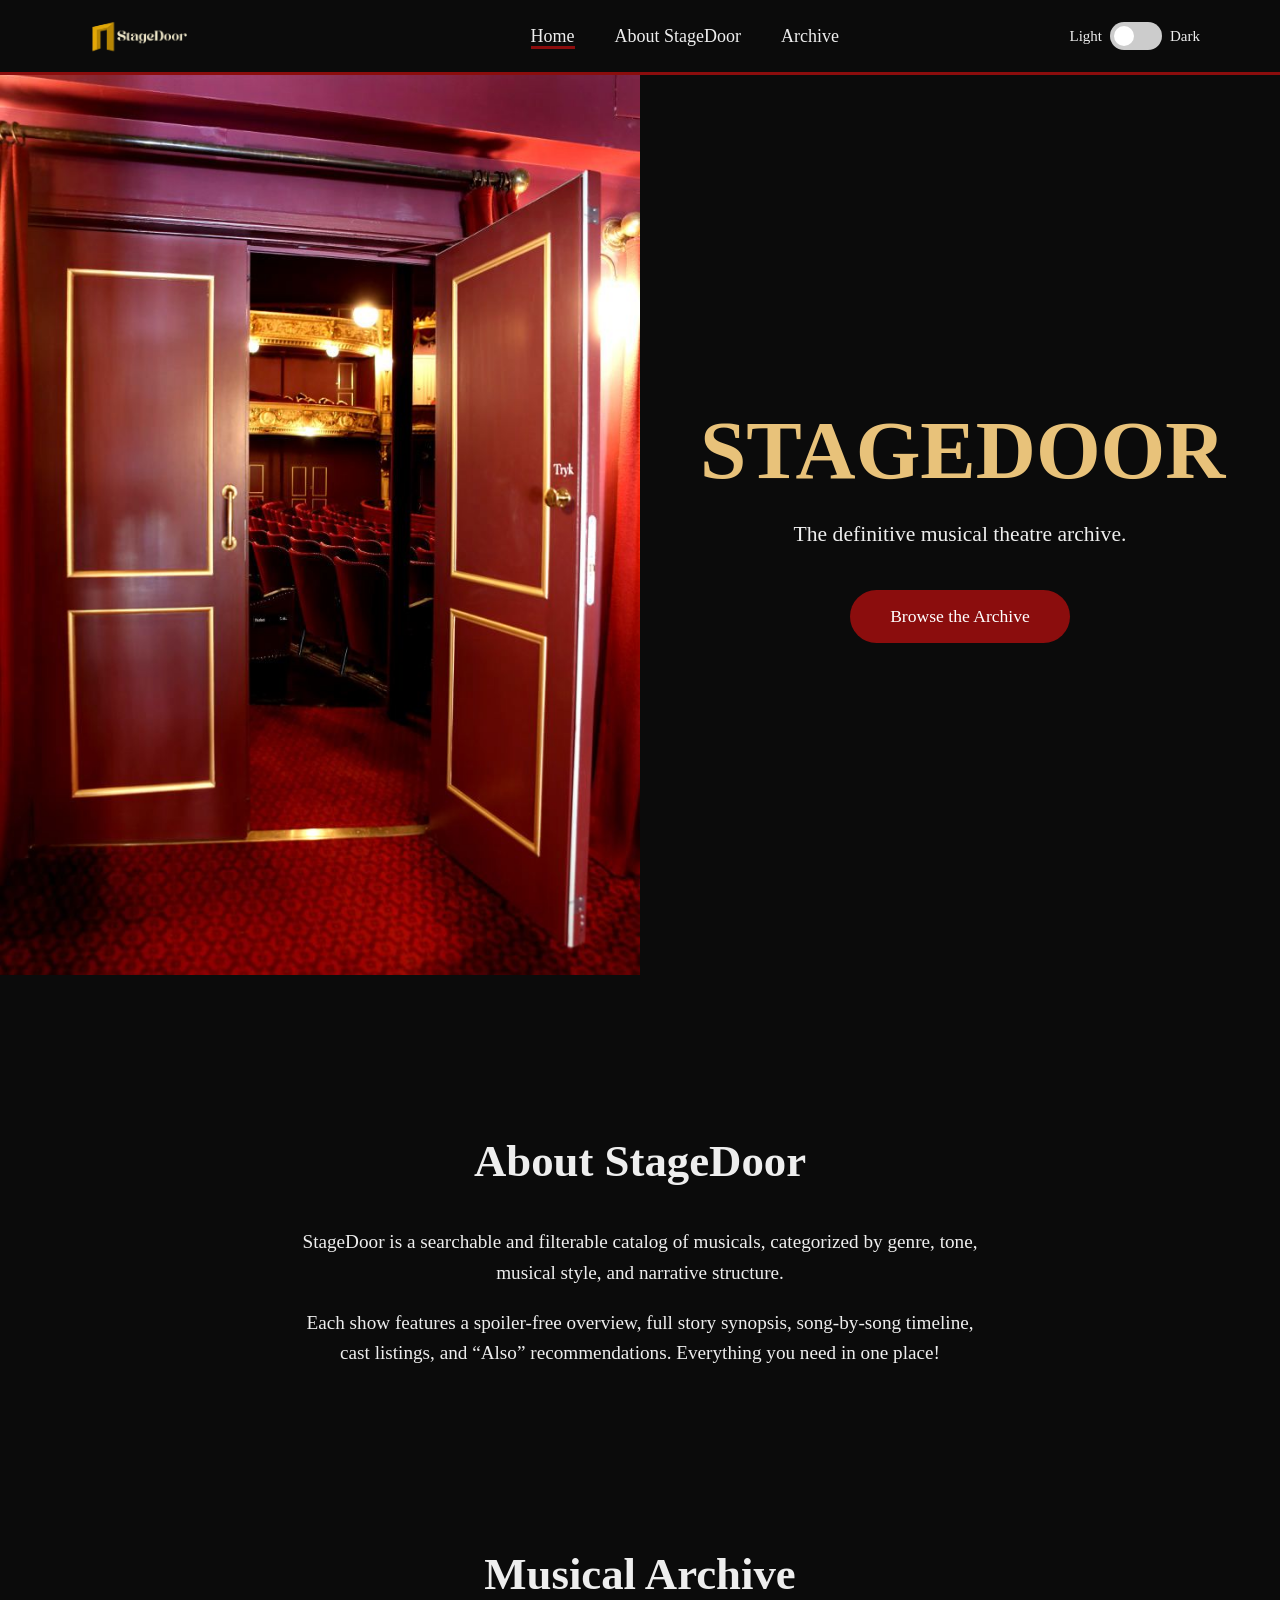
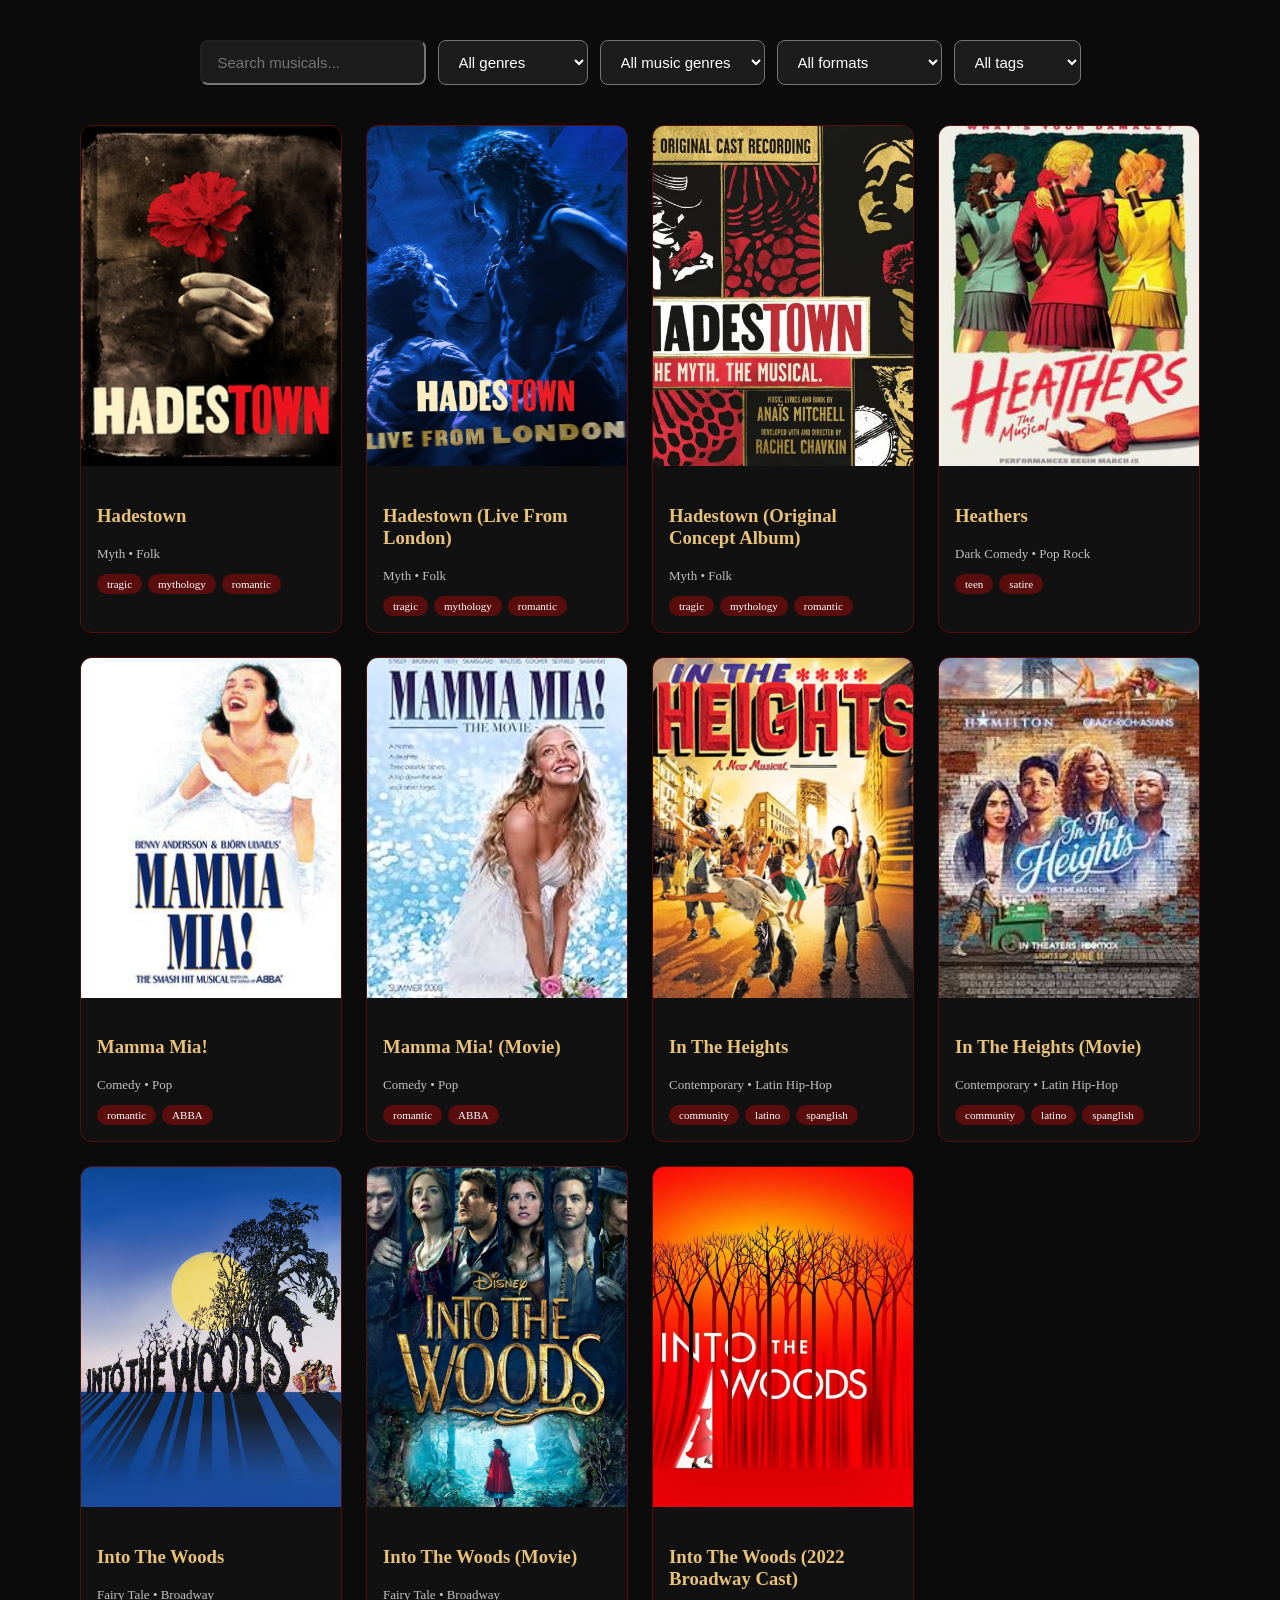
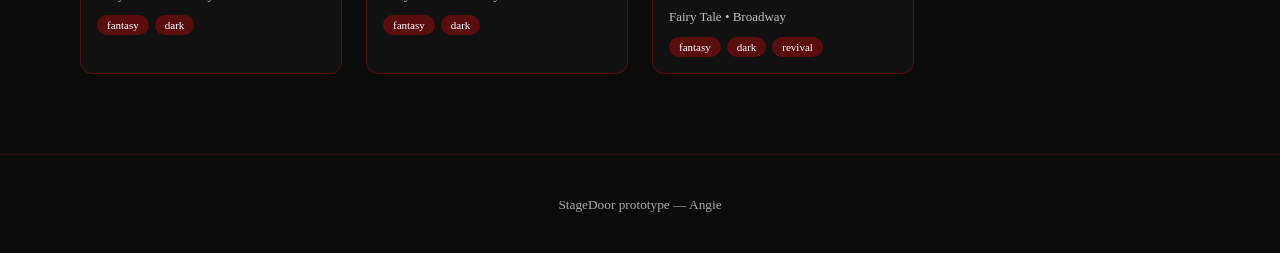
<file: index.html>
<!doctype html>
<html lang="en">
<head>
    <meta charset="utf-8">
    <meta name="viewport" content="width=device-width, initial-scale=1">
    <title>StageDoor</title>
    <link rel="stylesheet" href="style.css">
</head>
<body class="dark">

    <header class="header">
        <div class="header-content">
            <a href="index.html" class="logo-link">
                <!-- Light mode logo -->
                <img src="images/StageDoorLogoLightMode.png" alt="StageDoor" class="logo-light">
                <!-- Dark mode logo -->
                <img src="images/StageDoorLogoDarkMode.png" alt="StageDoor" class="logo-dark">
            </a>

            <nav class="nav">
                <a href="index.html" class="nav-link active">Home</a>
                <a href="#about" class="nav-link">About StageDoor</a>
                <a href="#archive" class="nav-link">Archive</a>
            </nav>

            <div class="theme-toggle">
                <span class="toggle-label">Light</span>
                <label class="switch">
                    <input type="checkbox" id="theme-toggle">
                    <span class="slider"></span>
                </label>
                <span class="toggle-label">Dark</span>
            </div>
        </div>
    </header>

    <main>
        <!-- HERO -->
        <section id="home" class="hero-split">
            <div class="hero-image-side">
                <img src="images/StageDoorImage4.jpg" alt="Theatre interior">
            </div>
            <div class="hero-text-side">
                <div class="hero-text-content">
                    <h1 class="hero-title">STAGEDOOR</h1>
                    <p class="hero-subtitle">
                        The definitive musical theatre archive.<br>
                    </p>
                    <a href="#archive" class="btn-primary">Browse the Archive</a>
                </div>
            </div>
        </section>

        <!-- ABOUT -->
        <section id="about" class="about-section">
            <div class="container">
                <h2 class="section-title">About StageDoor</h2>
                <div class="about-content">
                    <p>StageDoor is a searchable and filterable catalog of musicals, categorized by genre, tone, musical style, and narrative structure.</p>
                    <p>Each show features a spoiler-free overview, full story synopsis, song-by-song timeline, cast listings, and “Also” recommendations. Everything you need in one place!</p>
                </div>
            </div>
        </section>

        <!-- ARCHIVE -->
        <section id="archive" class="archive-section">
            <div class="container">
                <h2 class="section-title">Musical Archive</h2>

                <div class="controls">
                    <input id="search" type="search" placeholder="Search musicals...">
                    <select id="genre"><option value="">All genres</option></select>
                    <select id="musicGenre"><option value="">All music genres</option></select>
                    <select id="format"><option value="">All formats</option></select>
                    <select id="tag"><option value="">All tags</option></select>
                </div>

                <div class="grid" id="grid"></div>
            </div>
        </section>
    </main>

    <footer class="footer">
        <small>StageDoor prototype — Angie</small>
    </footer>

    <script src="app.js"></script>
</body>
</html>
</file>
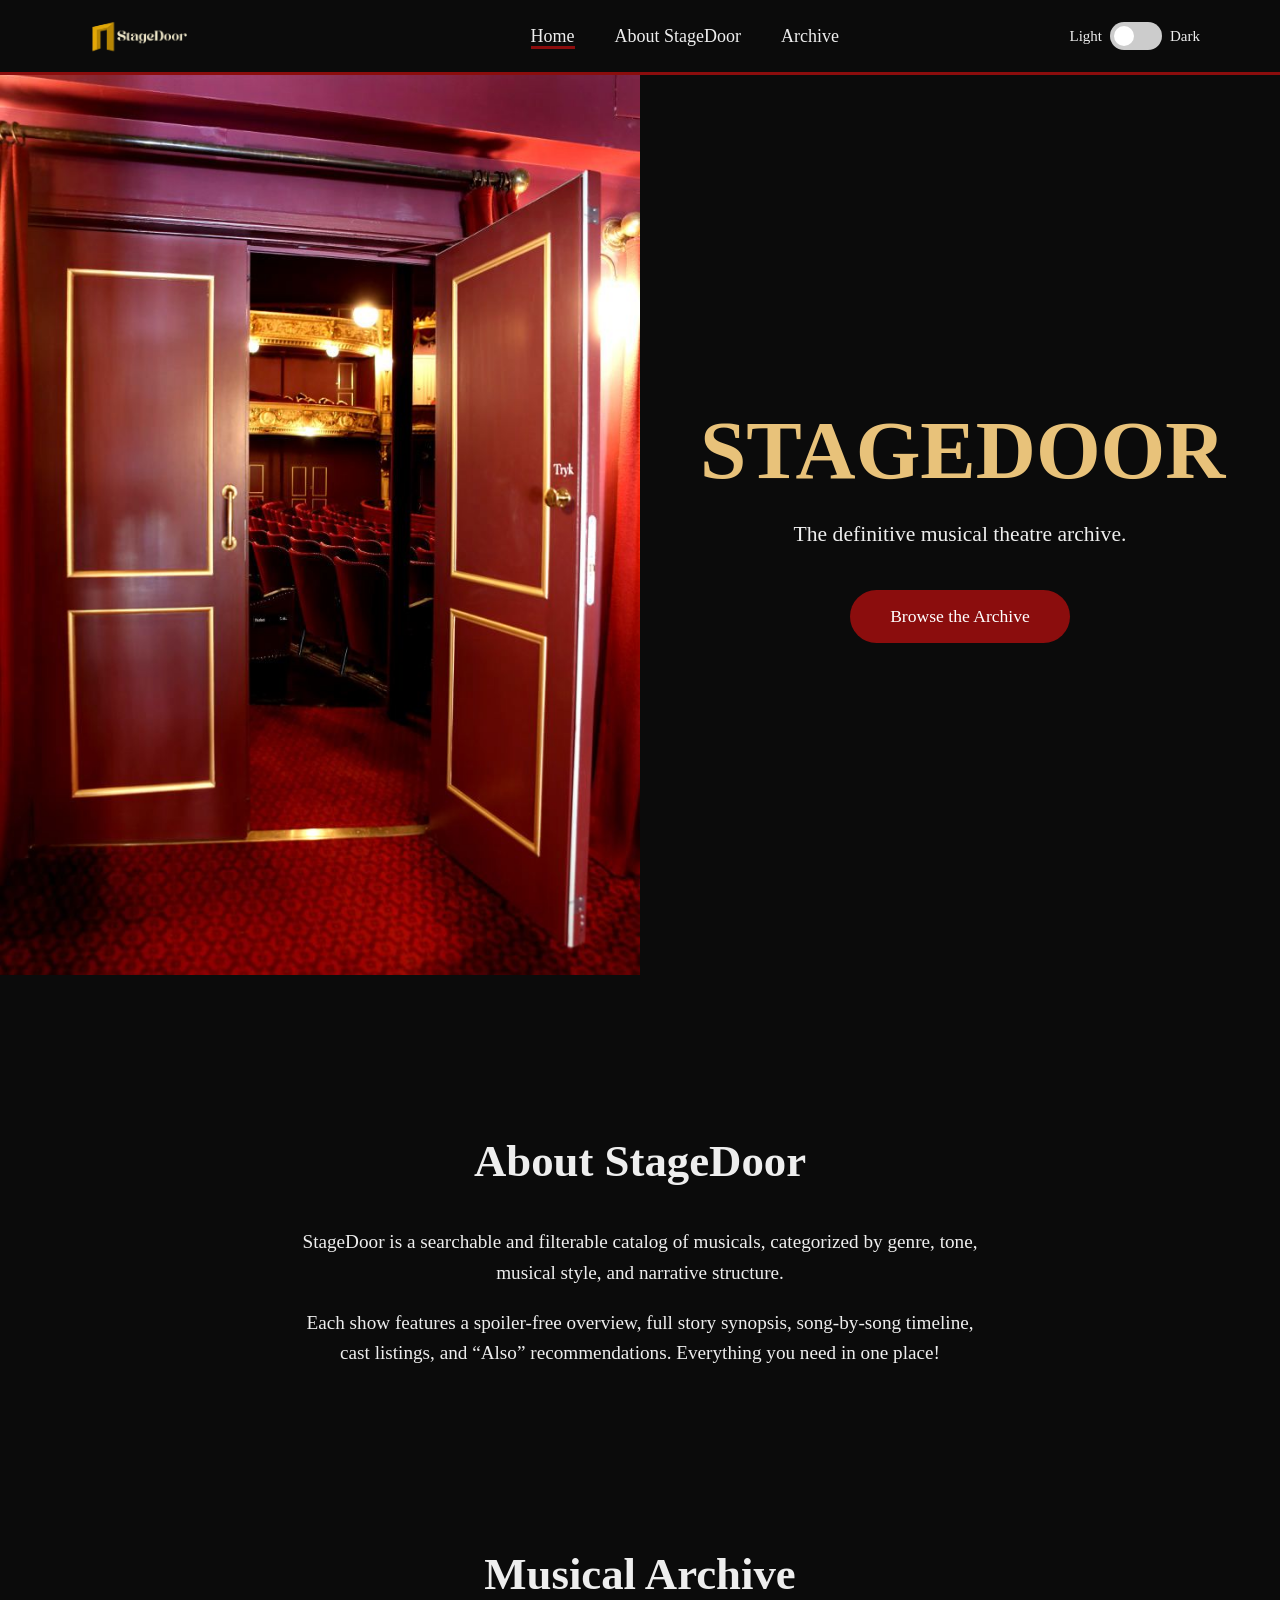
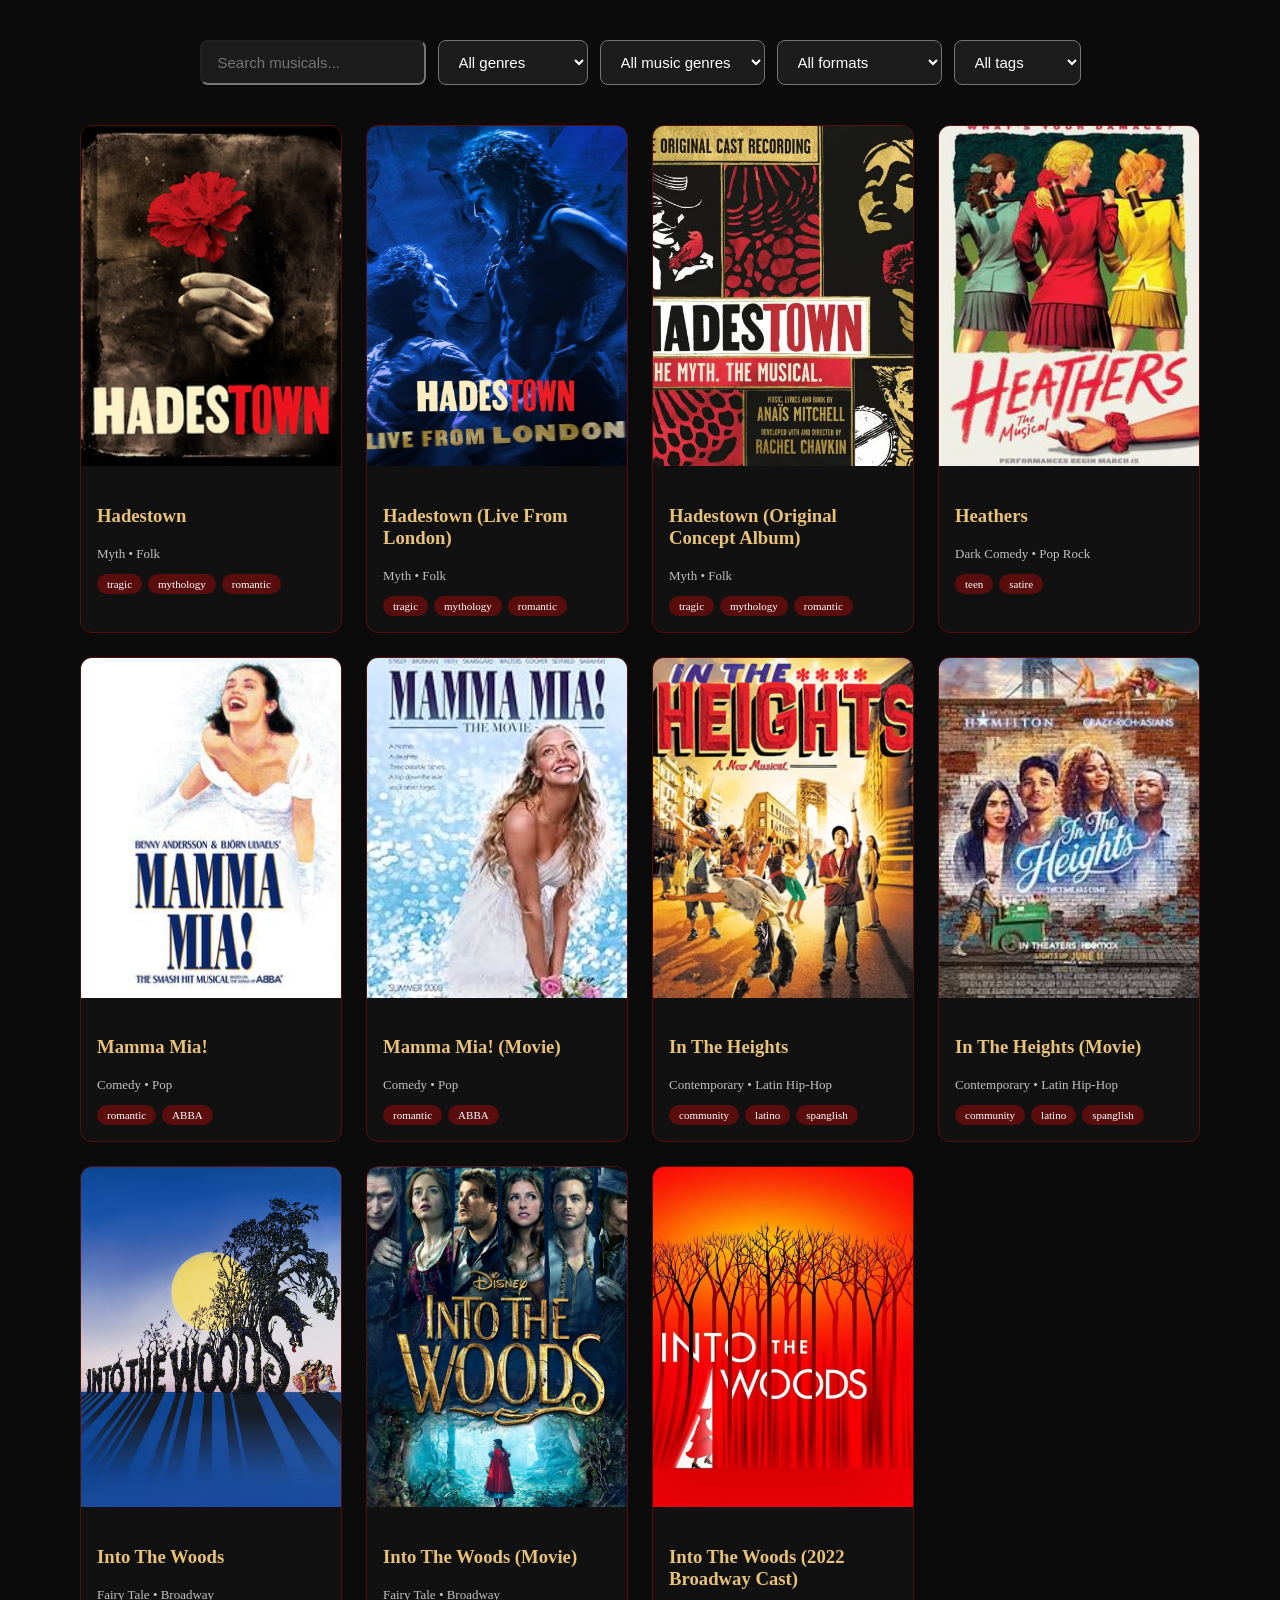
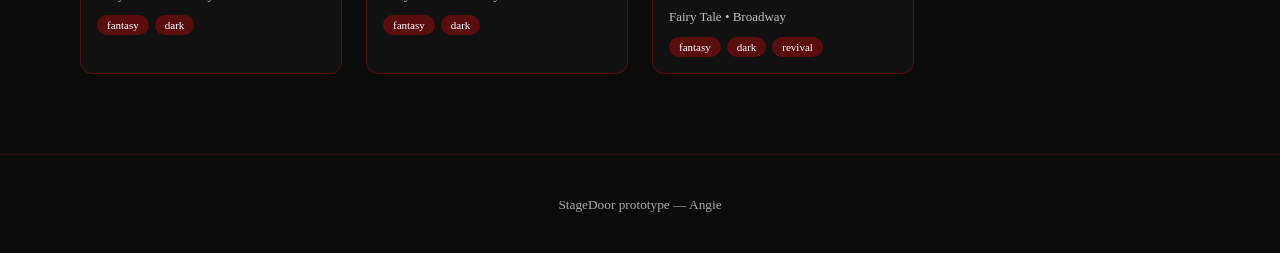
<file: detail.html>
<!doctype html>
<html lang="en">
<head>
    <meta charset="utf-8">
    <meta name="viewport" content="width=device-width, initial-scale=1">
    <title id="page-title">StageDoor</title>
    <link rel="stylesheet" href="style.css">
    <style>
        /* Cast grid - only used on Hadestown */
        .cast-grid {
            display: grid;
            grid-template-columns: repeat(auto-fit, minmax(140px, 1fr));
            gap: 24px;
            margin-top: 20px;
        }
        .cast-card {
            text-align: center;
            transition: transform 0.2s;
        }
        .cast-card:hover {
            transform: translateY(-4px);
        }
        .cast-card img {
            width: 120px;
            height: 120px;
            object-fit: cover;
            border-radius: 12px;
            border: 3px solid #8b0d0d;
            display: block;
            margin: 0 auto 10px;
        }
        .cast-card .actor {
            font-weight: bold;
            font-size: 1.1rem;
            margin: 0;
        }
        .cast-card .character {
            font-size: 0.95rem;
            opacity: 0.85;
            margin: 2px 0 0;
        }
        body.light .cast-card img {
            border-color: #8b0d0d;
        }
    </style>
</head>
<body class="dark">

    <header class="header">
        <div class="header-content">
            <a href="index.html" class="logo-link">
                <img src="images/StageDoorLogoLightMode.png" alt="StageDoor" class="logo-light">
                <img src="images/StageDoorLogoDarkMode.png" alt="StageDoor" class="logo-dark">
            </a>

            <nav class="nav">
                <a href="index.html" class="nav-link">Home</a>
                <a href="index.html#about" class="nav-link">About StageDoor</a>
                <a href="index.html#archive" class="nav-link">Archive</a>
            </nav>

            <div class="theme-toggle">
                <span class="toggle-label">Light</span>
                <label class="switch">
                    <input type="checkbox" id="theme-toggle">
                    <span class="slider"></span>
                </label>
                <span class="toggle-label">Dark</span>
            </div>
        </div>
    </header>

    <main class="container" style="padding-top: 40px;">
        <a href="index.html#archive" class="back-btn">← Back to Archive</a>

        <h2 id="d-title"></h2>
        <p class="tagline" id="d-tagline"></p>

        <div class="two-col">
            <div>
                <h3>Overview</h3>
                <p id="d-overview"></p>
                <h3>Tags</h3>
                <ul id="d-tags"></ul>
            </div>
            <div>
                <h3>Cast</h3>
                <div id="d-cast" class="cast-grid"></div>
            </div>
        </div>

        <!-- TIMELINE ONLY FOR HADESTOWN -->
        <div id="visual-timeline" class="visual-timeline-section"></div>

        <!-- ALSO SECTION -->
        <h3 style="margin-top:80px;">Also</h3>
        <div id="also" class="also"></div>
    </main>

    <footer class="footer">
        <small>StageDoor prototype — Angie</small>
    </footer>

    <script src="app.js"></script>
    <script>
        async function loadDetail() {
            const params = new URLSearchParams(window.location.search);
            const id = params.get('id');
            if (!id) return window.location.href = 'index.html';

            const res = await fetch('data.json');
            const shows = await res.json();
            const show = shows.find(s => s.id === id);
            if (!show) return window.location.href = 'index.html';

            document.getElementById('page-title').textContent = `StageDoor — ${show.title}`;
            document.getElementById('d-title').textContent = show.title;
            document.getElementById('d-tagline').textContent = show.tagline || '';
            document.getElementById('d-overview').textContent = show.overview;

            document.getElementById('d-tags').innerHTML = show.tags.map(t => `<li>${t}</li>`).join('');

            // === CAST SECTION ===
            const castDiv = document.getElementById('d-cast');
            castDiv.innerHTML = '';

            if (id === "hadestown") {
                // Photo cast for Hadestown
                const hadestownCast = [
                    {actor: "Reeve Carney", character: "Orpheus", photo: "images/ReeveCarney.jpg"},
                    {actor: "Eva Noblezada", character: "Eurydice", photo: "images/EvaNoblezada.jpg"},
                    {actor: "Patrick Page", character: "Hades", photo: "images/PatrickPage.jpg"},
                    {actor: "Amber Gray", character: "Persephone", photo: "images/AmberGray.jpg"},
                    {actor: "André De Shields", character: "Hermes", photo: "images/AndreDeShields.jpg"}
                ];

                hadestownCast.forEach(c => {
                    const card = document.createElement('div');
                    card.className = 'cast-card';
                    card.innerHTML = `
                        <img src="${c.photo}" alt="${c.actor}">
                        <div class="actor">${c.actor}</div>
                        <div class="character">as ${c.character}</div>
                    `;
                    castDiv.appendChild(card);
                });
            } else {
                // Normal text list for every other show
                castDiv.innerHTML = show.cast.map(c => `<p>${c.role} — ${c.actor}</p>`).join('');
            }

            // TIMELINE ONLY FOR HADESTOWN
            const timelineDiv = document.getElementById('visual-timeline');
            timelineDiv.innerHTML = '';
            if (id === "hadestown") {
                timelineDiv.innerHTML = `
                    <h3 style="text-align:center; margin:60px 0 30px;">Full Song Timeline</h3>
                    <details class="act-details"><summary class="act-title">Act I</summary><div id="act1-timeline" class="timeline"></div></details>
                    <details class="act-details"><summary class="act-title">Act II</summary><div id="act2-timeline" class="timeline"></div></details>
                `;
                renderHadestownTimeline();
            }

            // ALSO SECTION
            const alsoDiv = document.getElementById('also');
            alsoDiv.innerHTML = '';
            if (show.also && show.also.length > 0) {
                show.also.forEach(aId => {
                    const related = shows.find(s => s.id === aId);
                    if (!related) return;
                    const card = document.createElement('div');
                    card.className = 'alsoCard';
                    card.innerHTML = `<img src="${related.poster}" alt="${related.title}"><p>${related.title}</p>`;
                    card.onclick = () => window.location.href = `detail.html?id=${related.id}`;
                    alsoDiv.appendChild(card);
                });
            }
        }

        function renderHadestownTimeline() {
            const act1 = [ 
                {num:1, title:"Road to Hell", chars:"Hermes, Company"},
                {num:2, title:"Any Way the Wind Blows", chars:"Eurydice, The Fates"},
                {num:3, title:"Come Home With Me", chars:"Orpheus, Eurydice, Hermes, Workers"},
                {num:4, title:"Wedding Song", chars:"Orpheus, Eurydice, Workers"},
                {num:5, title:"Epic I", chars:"Orpheus, Hermes"},
                {num:6, title:"Livin' it Up on Top", chars:"Persephone, Hermes, Orpheus, Company"},
                {num:7, title:"All I've Ever Known", chars:"Eurydice, Orpheus"},
                {num:8, title:"Way Down Hadestown", chars:"Company"},
                {num:9, title:"A Gathering Storm", chars:"Hermes, Orpheus, Eurydice, The Fates"},
                {num:10, title:"Epic II", chars:"Orpheus"},
                {num:11, title:"Chant", chars:"Company"},
                {num:12, title:"Hey, Little Songbird", chars:"Hades, Eurydice"},
                {num:13, title:"When the Chips Are Down", chars:"The Fates, Eurydice"},
                {num:14, title:"Gone, I'm Gone", chars:"Eurydice, The Fates"},
                {num:15, title:"Wait for Me", chars:"Hermes, Orpheus, The Fates, Workers"},
                {num:16, title:"Why We Build the Wall", chars:"Hades, Company"}
            ];

            const act2 = [ 
                {num:1, title:"Our Lady of the Underground", chars:"Persephone"},
                {num:2, title:"Way Down Hadestown (reprise)", chars:"Hermes, The Fates, Eurydice, Workers"},
                {num:3, title:"Flowers", chars:"Eurydice"},
                {num:4, title:"Come Home With Me (reprise)", chars:"Orpheus, Eurydice"},
                {num:5, title:"Papers", chars:"Hades, Company"},
                {num:6, title:"Nothing Changes", chars:"The Fates"},
                {num:7, title:"If It's True", chars:"Orpheus, Hermes, Workers"},
                {num:8, title:"How Long?", chars:"Persephone, Hades"},
                {num:9, title:"Chant (reprise)", chars:"Company"},
                {num:10, title:"Epic III", chars:"Orpheus, Company"},
                {num:11, title:"Promises", chars:"Eurydice, Orpheus"},
                {num:12, title:"Word to the Wise", chars:"The Fates"},
                {num:13, title:"His Kiss, the Riot", chars:"Hades"},
                {num:14, title:"Wait for Me (reprise)", chars:"Hermes, Company"},
                {num:15, title:"Doubt Comes In", chars:"Orpheus, Eurydice, The Fates, Workers"},
                {num:16, title:"Road to Hell (reprise)", chars:"Hermes, Company"},
                {num:17, title:"We Raise our Cups", chars:"Persephone, Eurydice, Company"}
            ];

            document.getElementById('act1-timeline').innerHTML = act1.map((song, i) => `
                <div class="timeline-item ${i % 2 === 0 ? 'left' : 'right'}">
                    <div class="timeline-image">pic ${song.num}</div>
                    <div class="timeline-content">
                        <h4>${song.title}</h4>
                        <p class="characters">${song.chars}</p>
                        <p class="desc-placeholder">Desc coming soon</p>
                    </div>
                </div>
            `).join('');

            document.getElementById('act2-timeline').innerHTML = act2.map((song, i) => `
                <div class="timeline-item ${i % 2 === 0 ? 'left' : 'right'}">
                    <div class="timeline-image">pic ${song.num}</div>
                    <div class="timeline-content">
                        <h4>${song.title}</h4>
                        <p class="characters">${song.chars}</p>
                        <p class="desc-placeholder">Desc coming soon</p>
                    </div>
                </div>
            `).join('');
        }

        loadDetail();
    </script>
</body>
</html>
</file>
<file: style.css>
* { box-sizing: border-box; }

body {
    margin: 0;
    font-family: Georgia, serif;
    transition: background 0.4s ease, color 0.4s ease;
}

/* THEMES */
body.dark { background: #0b0b0b; color: #eee; }
body.light { background: #efe7c9; color: #111; }

/* HEADER */
.header {
    position: sticky;
    top: 0;
    z-index: 1000;
    background: inherit;
    border-bottom: 3px solid #8b0d0d;
}

.header-content {
    max-width: 1200px;
    margin: 0 auto;
    padding: 15px 40px;
    display: flex;
    align-items: center;
    justify-content: space-between;
}

.logo { height: 42px; }

.nav { display: flex; gap: 40px; }

.nav-link {
    text-decoration: none;
    color: inherit;
    font-size: 18px;
    position: relative;
}

.nav-link.active::after {
    content: "";
    position: absolute;
    bottom: -2px;
    left: 0;
    width: 100%;
    height: 3px;
    background: #8b0d0d;
}

/* THEME TOGGLE */
.theme-toggle {
    display: flex;
    align-items: center;
    gap: 8px;
    font-size: 15px;
}

.switch {
    position: relative;
    width: 52px;
    height: 28px;
}

.switch input { opacity: 0; width: 0; height: 0; }

.slider {
    position: absolute;
    cursor: pointer;
    top: 0; left: 0; right: 0; bottom: 0;
    background: #ccc;
    border-radius: 34px;
    transition: .4s;
}

.slider:before {
    position: absolute;
    content: "";
    height: 20px;
    width: 20px;
    left: 4px;
    bottom: 4px;
    background: white;
    border-radius: 50%;
    transition: .4s;
}

input:checked + .slider { background: #8b0d0d; }
input:checked + .slider:before { transform: translateX(24px); }

/* HERO */
.hero-split {
    display: flex;
    min-height: 100vh;
    align-items: stretch;
}

.hero-image-side {
    flex: 1;
    position: relative;
    min-width: 50%;
}

.hero-image-side img {
    position: absolute;
    inset: 0;
    width: 100%;
    height: 100%;
    object-fit: cover;
}

.hero-text-side {
    flex: 1;
    min-width: 50%;
    background: inherit;
    display: flex;
    align-items: center;
    justify-content: center;
    padding: 60px 80px;
}

.hero-text-content {
    max-width: 520px;
    text-align: center;
}

.hero-title {
    font-size: 5.2rem;       
    line-height: 1.05;
    margin: 0 0 24px 0;
    font-weight: bold;
}

body.dark .hero-title { color: #e8c27a; }
body.light .hero-title { color: #8b0d0d; }

.hero-subtitle {
    font-size: 1.35rem;
    line-height: 1.5;
    margin-bottom: 40px;
}

.btn-primary {
    background: #8b0d0d;
    color: white;
    padding: 16px 40px;
    border-radius: 9999px;
    text-decoration: none;
    font-size: 1.1rem;
    display: inline-block;
    transition: 0.3s;
}

.btn-primary:hover { background: #b81a1a; transform: scale(1.05); }

/* ABOUT */
.about-section {
    padding: 80px 0;
}

.about-content {
    max-width: 700px;
    margin: 0 auto;
    text-align: center;
    font-size: 1.2rem;
    line-height: 1.6;
}

/* ARCHIVE & CARDS */
.container { max-width: 1200px; margin: 0 auto; padding: 0 40px; }
.section-title { font-size: 2.8rem; text-align: center; margin: 80px 0 40px; }

.controls {
    display: flex; flex-wrap: wrap; gap: 12px;
    justify-content: center; margin-bottom: 40px;
}

.controls input, .controls select {
    padding: 12px 16px;
    border-radius: 8px;
    font-size: 15px;
}

body.dark .controls input, body.dark .controls select { background: #1c1c1c; color: white; }
body.light .controls input, body.light .controls select { background: white; color: black; }

.grid {
    display: grid;
    grid-template-columns: repeat(auto-fill, minmax(260px, 1fr));
    gap: 24px;
}

.card {
    background: #111;
    border-radius: 12px;
    overflow: hidden;
    cursor: pointer;
    border: 1px solid #5a0d0d;
    transition: transform 0.25s;
}

body.light .card { background: white; border-color: #d4c4a0; }

.card:hover { transform: translateY(-8px); }

.poster { width: 100%; height: 340px; object-fit: cover; }

.cardinfo { padding: 16px; }

body.dark .cardinfo h3 { color: #e8c27a; }
body.light .cardinfo h3 { color: #8b0d0d; }

.meta { font-size: 13px; opacity: 0.8; margin: 0 0 12px; }

.pillrow { display: flex; flex-wrap: wrap; gap: 6px; }
.pill {
    font-size: 11px;
    padding: 4px 10px;
    border-radius: 999px;
    background: #5a0d0d;
    color: #fff;
}

/* DETAIL PAGE STYLES */
.back-btn {
    display: inline-block;
    padding: 10px 24px;
    border-radius: 9999px;
    font-size: 15px;
    text-decoration: none;
    margin-bottom: 30px;
    transition: 0.3s;
}

body.dark .back-btn {
    background: #e8c27a;
    color: #8b0d0d;
}

body.light .back-btn {
    background: #8b0d0d;
    color: #efe7c9;
}

.two-col {
    display: grid;
    grid-template-columns: 1fr 1fr;
    gap: 60px;
}

.also {
    display: flex;
    flex-wrap: wrap;
    gap: 20px;
    margin-top: 20px;
}

.alsoCard {
    width: 160px;
    cursor: pointer;
    text-align: center;
    transition: transform 0.2s;
}

.alsoCard:hover { transform: scale(1.05); }

.alsoCard img {
    width: 100%;
    height: 220px;
    object-fit: cover;
    border-radius: 12px;
    border: 3px solid #8b0d0d;
}

.alsoCard p {
    margin-top: 10px;
    font-size: 15px;
}

.footer {
    text-align: center;
    padding: 40px 20px;
    opacity: 0.7;
    border-top: 1px solid #5a0d0d;
    margin-top: 80px;
}

/* ===================== VISUAL TIMELINE ===================== */
.visual-timeline-section { margin: 60px 0; }

.act-title {
    font-size: 1.8rem;
    text-align: center;
    margin: 40px 0 20px;
    color: #8b0d0d;
}

.timeline {
    position: relative;
    max-width: 900px;
    margin: 0 auto;
    padding: 20px 0;
}

.timeline::before {
    content: '';
    position: absolute;
    left: 50%;
    top: 0;
    bottom: 0;
    width: 4px;
    background: #8b0d0d;
    transform: translateX(-50%);
}

.timeline-item {
    display: flex;
    align-items: center;
    margin: 60px 0;
    position: relative;
}

.timeline-item.left { flex-direction: row; }
.timeline-item.right { flex-direction: row-reverse; }

.timeline-image {
    width: 180px;
    height: 180px;
    background: #555;
    color: white;
    display: flex;
    align-items: center;
    justify-content: center;
    font-size: 1.1rem;
    border-radius: 12px;
    flex-shrink: 0;
    box-shadow: 0 8px 20px rgba(0,0,0,0.3);
}

.timeline-content {
    background: #2b0000;
    color: #f2d18b;
    padding: 20px 28px;
    border-radius: 12px;
    margin: 0 30px;
    max-width: 420px;
    box-shadow: 0 8px 20px rgba(0,0,0,0.3);
}

body.light .timeline-content {
    background: #8b0d0d;
    color: #efe7c9;
}

.timeline-content h4 {
    margin: 0 0 8px;
    font-size: 1.4rem;
}

.characters {
    opacity: 0.9;
    font-style: italic;
    margin-bottom: 12px;
}

.desc-placeholder {
    font-size: 0.95rem;
    opacity: 0.75;
}

/* Collapsible Act titles */
.act-details {
    margin: 40px 0;
}

.act-title {
    font-size: 1.8rem;
    text-align: center;
    color: #8b0d0d;
    cursor: pointer;
    text-decoration: underline;
    list-style: none;
    padding: 15px 0;
    border-bottom: 2px solid #8b0d0d;
    margin-bottom: 20px;
}

.act-details[open] .act-title {
    border-bottom: none;
}

.act-details summary::-webkit-details-marker {
    display: none;
}

/* ===================== CHANGE LOGO ===================== */
.logo-link {
    display: inline-flex;
    align-items: center;
    height: 42px;
    width: 220px;             
    justify-content: flex-start;
}

.logo-light,
.logo-dark {
    height: 42px !important;
    max-height: 42px !important;
    width: auto !important;
    object-fit: contain;        
    vertical-align: middle;
    transition: opacity 0.3s ease;
}

/* Show correct logo based on mode */
body.dark .logo-light  { display: none !important; }
body.dark .logo-dark   { display: inline-block !important; }

body.light .logo-dark  { display: none !important; }
body.light .logo-light { display: inline-block !important; }

/* Mobile */
@media (max-width: 768px) {
    .timeline::before { left: 40px; }
    .timeline-item { flex-direction: column; text-align: center; }
    .timeline-image { margin-bottom: 15px; }
    .timeline-content { margin: 0; }
}

/* RESPONSIVE */
@media (max-width: 900px) {
    .hero-split { flex-direction: column; }
    .hero-image-side { min-height: 50vh; }
    .hero-title { font-size: 3.8rem; }
    .two-col { grid-template-columns: 1fr; }
}
</file>
